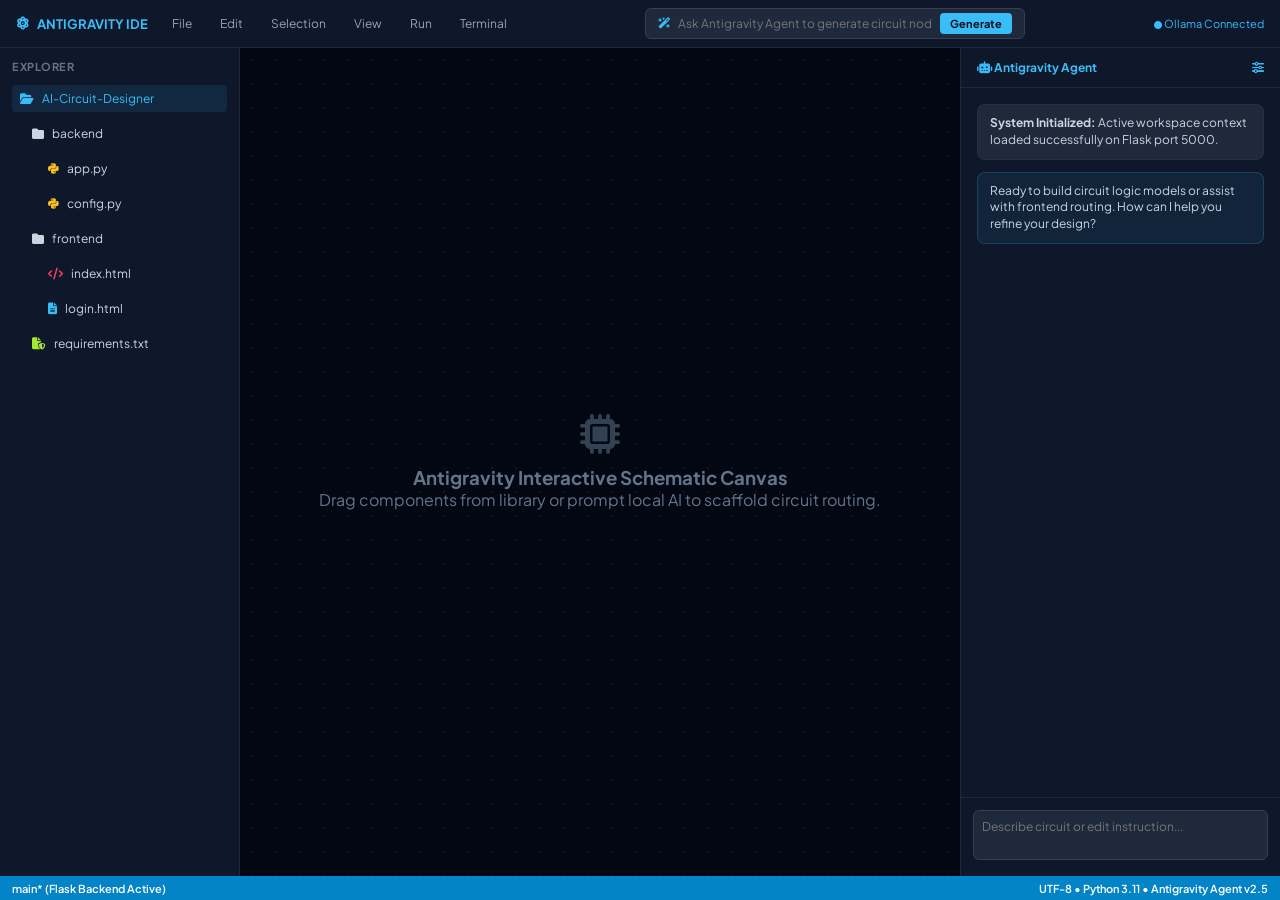
<file: frontend/ide.html>
<!DOCTYPE html>
<html lang="en">
<head>
    <meta charset="UTF-8">
    <meta name="viewport" content="width=device-width, initial-scale=1.0">
    <title>Circuit Atelier - Antigravity IDE Workspace</title>
    <link href="https://fonts.googleapis.com/css2?family=Plus+Jakarta+Sans:wght@400;500;600;700&display=swap" rel="stylesheet">
    <link rel="stylesheet" href="https://cdnjs.cloudflare.com/ajax/libs/font-awesome/6.4.0/css/all.min.css">
    <style>
        * {
            margin: 0;
            padding: 0;
            box-sizing: border-box;
            font-family: 'Plus Jakarta Sans', sans-serif;
        }

        body {
            background-color: #0b0f19;
            color: #f1f5f9;
            height: 100vh;
            display: flex;
            flex-direction: column;
            overflow: hidden;
        }

        /* Top IDE Menu & Toolbar Bar */
        .ide-topbar {
            height: 48px;
            background: #0f172a;
            border-bottom: 1px solid #1e293b;
            display: flex;
            align-items: center;
            justify-content: space-between;
            padding: 0 16px;
        }

        .topbar-left, .topbar-right {
            display: flex;
            align-items: center;
            gap: 16px;
        }

        .app-brand {
            display: flex;
            align-items: center;
            gap: 8px;
            font-weight: 700;
            font-size: 13px;
            color: #38bdf8;
        }

        .menu-items {
            display: flex;
            gap: 12px;
            font-size: 12px;
            color: #94a3b8;
        }

        .menu-items span {
            cursor: pointer;
            padding: 4px 8px;
            border-radius: 4px;
        }

        .menu-items span:hover {
            background: rgba(255, 255, 255, 0.05);
            color: #f1f5f9;
        }

        /* Center Toolbar Quick Input */
        .ai-prompt-bar {
            display: flex;
            align-items: center;
            background: #1e293b;
            border: 1px solid #334155;
            border-radius: 6px;
            padding: 4px 12px;
            width: 380px;
            gap: 8px;
        }

        .ai-prompt-bar input {
            background: none;
            border: none;
            outline: none;
            color: #ffffff;
            font-size: 12px;
            width: 100%;
        }

        .action-btn {
            background: #38bdf8;
            color: #0b0f19;
            border: none;
            padding: 4px 10px;
            border-radius: 4px;
            font-size: 11px;
            font-weight: 700;
            cursor: pointer;
        }

        .action-btn:hover {
            background: #0ea5e9;
        }

        /* Main Workspace Grid (Sidebar | Canvas | Agent Panel) */
        .ide-workspace {
            flex: 1;
            display: grid;
            grid-template-columns: 240px 1fr 320px;
            height: calc(100vh - 48px - 24px);
        }

        /* Left Sidebar - File Explorer / Components */
        .sidebar-left {
            background: #0f172a;
            border-right: 1px solid #1e293b;
            padding: 12px;
            display: flex;
            flex-direction: column;
            gap: 8px;
        }

        .sidebar-title {
            font-size: 11px;
            font-weight: 700;
            text-transform: uppercase;
            letter-spacing: 0.5px;
            color: #64748b;
            margin-bottom: 4px;
        }

        .tree-item {
            font-size: 12px;
            color: #cbd5e1;
            padding: 6px 8px;
            border-radius: 4px;
            cursor: pointer;
            display: flex;
            align-items: center;
            gap: 8px;
        }

        .tree-item:hover, .tree-item.active {
            background: rgba(56, 189, 248, 0.1);
            color: #38bdf8;
        }

        /* Center Canvas Workspace */
        .canvas-area {
            background: #030712;
            position: relative;
            display: flex;
            flex-direction: column;
            justify-content: center;
            align-items: center;
            background-image: radial-gradient(rgba(255, 255, 255, 0.05) 1px, transparent 1px);
            background-size: 24px 24px;
        }

        .canvas-placeholder {
            text-align: center;
            color: #64748b;
        }

        .canvas-placeholder i {
            font-size: 40px;
            color: #334155;
            margin-bottom: 12px;
        }

        /* Right Agent Panel (Antigravity Shared Agent Harness) */
        .agent-panel {
            background: #0f172a;
            border-left: 1px solid #1e293b;
            display: flex;
            flex-direction: column;
        }

        .agent-header {
            padding: 12px 16px;
            border-bottom: 1px solid #1e293b;
            font-size: 12px;
            font-weight: 700;
            display: flex;
            justify-content: space-between;
            align-items: center;
            color: #38bdf8;
        }

        .agent-chat-body {
            flex: 1;
            padding: 16px;
            overflow-y: auto;
            font-size: 12px;
            display: flex;
            flex-direction: column;
            gap: 12px;
        }

        .chat-bubble {
            background: #1e293b;
            padding: 10px 12px;
            border-radius: 8px;
            line-height: 1.4;
            color: #cbd5e1;
            border: 1px solid rgba(255, 255, 255, 0.04);
        }

        .chat-bubble.agent {
            background: rgba(56, 189, 248, 0.08);
            border-color: rgba(56, 189, 248, 0.2);
        }

        .agent-input-box {
            padding: 12px;
            border-top: 1px solid #1e293b;
            background: #0f172a;
        }

        .agent-input-box textarea {
            width: 100%;
            background: #1e293b;
            border: 1px solid #334155;
            border-radius: 6px;
            padding: 8px;
            color: #ffffff;
            font-size: 12px;
            outline: none;
            resize: none;
            height: 50px;
        }

        /* Bottom Status Bar */
        .ide-statusbar {
            height: 24px;
            background: #0284c7;
            color: #ffffff;
            display: flex;
            align-items: center;
            justify-content: space-between;
            padding: 0 12px;
            font-size: 11px;
            font-weight: 600;
        }
    </style>
</head>
<body>

    <!-- Top IDE Navigation Bar -->
    <header class="ide-topbar">
        <div class="topbar-left">
            <div class="app-brand">
                <i class="fa-solid fa-atom"></i> ANTIGRAVITY IDE
            </div>
            <div class="menu-items">
                <span>File</span>
                <span>Edit</span>
                <span>Selection</span>
                <span>View</span>
                <span>Run</span>
                <span>Terminal</span>
            </div>
        </div>

        <div class="ai-prompt-bar">
            <i class="fa-solid fa-wand-magic-sparkles" style="color: #38bdf8; font-size: 11px;"></i>
            <input type="text" placeholder="Ask Antigravity Agent to generate circuit nodes...">
            <button class="action-btn">Generate</button>
        </div>

        <div class="topbar-right">
            <span style="font-size: 11px; color: #38bdf8;"><i class="fa-solid fa-circle" style="font-size: 8px;"></i> Ollama Connected</span>
        </div>
    </header>

    <!-- Main Workspace Area -->
    <div class="ide-workspace">
        
        <!-- Left Sidebar: Project Tree -->
        <div class="sidebar-left">
            <div class="sidebar-title">Explorer</div>
            <div class="tree-item active"><i class="fa-solid fa-folder-open" style="color: #38bdf8;"></i> AI-Circuit-Designer</div>
            <div class="tree-item" style="padding-left: 20px;"><i class="fa-solid fa-folder"></i> backend</div>
            <div class="tree-item" style="padding-left: 36px;"><i class="fa-brands fa-python" style="color: #fbbf24;"></i> app.py</div>
            <div class="tree-item" style="padding-left: 36px;"><i class="fa-brands fa-python" style="color: #fbbf24;"></i> config.py</div>
            <div class="tree-item" style="padding-left: 20px;"><i class="fa-solid fa-folder"></i> frontend</div>
            <div class="tree-item" style="padding-left: 36px;"><i class="fa-solid fa-code" style="color: #f43f5e;"></i> index.html</div>
            <div class="tree-item" style="padding-left: 36px;"><i class="fa-solid fa-file-lines" style="color: #38bdf8;"></i> login.html</div>
            <div class="tree-item" style="padding-left: 20px;"><i class="fa-solid fa-file-shield" style="color: #a3e635;"></i> requirements.txt</div>
        </div>

        <!-- Center Canvas Workspace -->
        <div class="canvas-area">
            <div class="canvas-placeholder">
                <i class="fa-solid fa-microchip"></i>
                <h3>Antigravity Interactive Schematic Canvas</h3>
                <p>Drag components from library or prompt local AI to scaffold circuit routing.</p>
            </div>
        </div>

        <!-- Right Side: Agent Orchestration Panel -->
        <div class="agent-panel">
            <div class="agent-header">
                <span><i class="fa-solid fa-robot"></i> Antigravity Agent</span>
                <i class="fa-solid fa-sliders" style="cursor: pointer;"></i>
            </div>
            
            <div class="agent-chat-body">
                <div class="chat-bubble">
                    <strong>System Initialized:</strong> Active workspace context loaded successfully on Flask port 5000.
                </div>
                <div class="chat-bubble agent">
                    Ready to build circuit logic models or assist with frontend routing. How can I help you refine your design?
                </div>
            </div>

            <div class="agent-input-box">
                <textarea placeholder="Describe circuit or edit instruction..."></textarea>
            </div>
        </div>

    </div>

    <!-- Bottom Status Bar -->
    <footer class="ide-statusbar">
        <div>main* (Flask Backend Active)</div>
        <div>UTF-8 • Python 3.11 • Antigravity Agent v2.5</div>
    </footer>

</body>
</html>
</file>
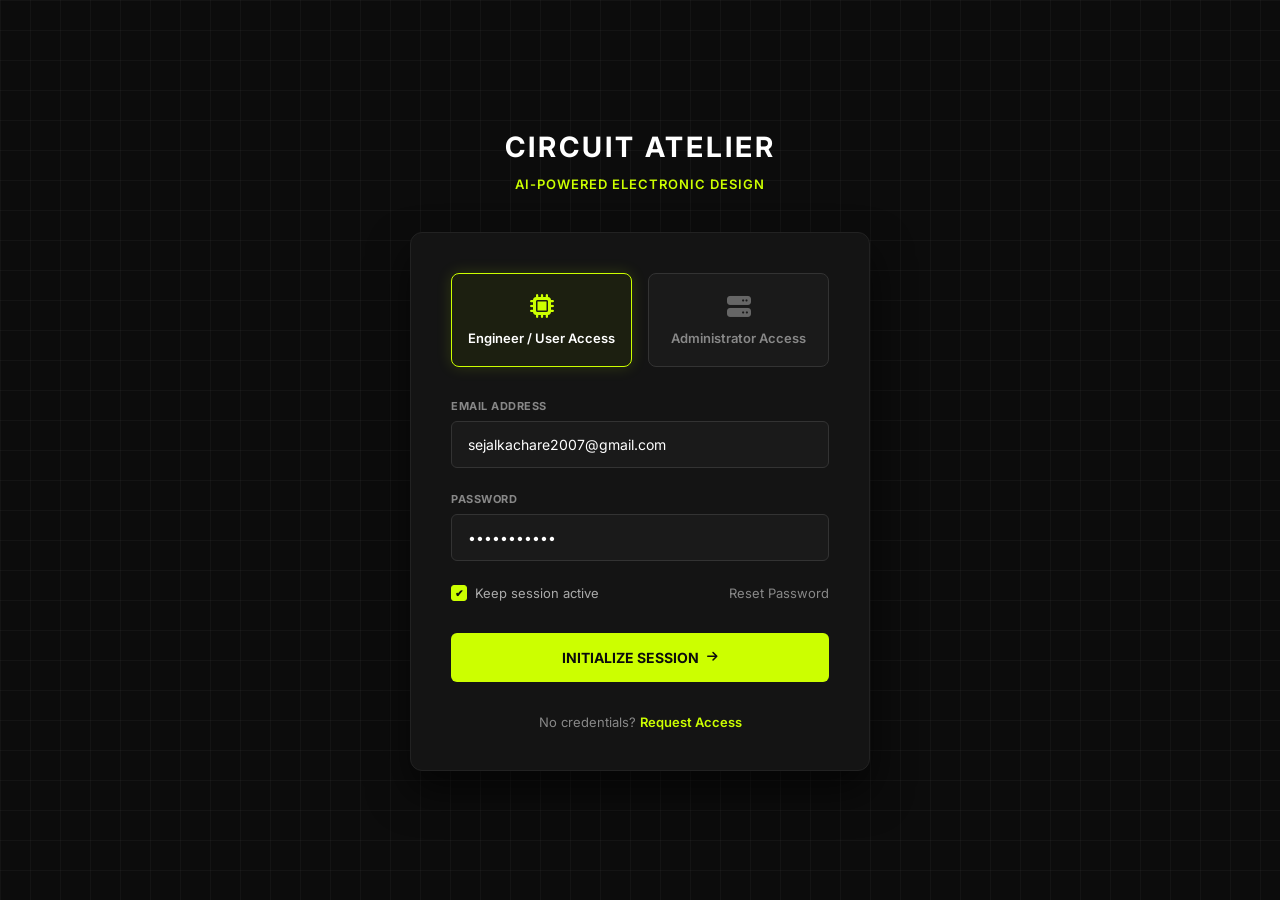
<file: frontend/login.html>
<!DOCTYPE html>
<html lang="en">
<head>
    <meta charset="UTF-8">
    <meta name="viewport" content="width=device-width, initial-scale=1.0">
    <title>Login - CIRCUIT ATELIER</title>
    <link rel="preconnect" href="https://fonts.googleapis.com">
    <link rel="preconnect" href="https://fonts.gstatic.com" crossorigin>
    <link href="https://fonts.googleapis.com/css2?family=Inter:wght@400;500;600;700&display=swap" rel="stylesheet">
    <link rel="stylesheet" href="https://cdnjs.cloudflare.com/ajax/libs/font-awesome/6.4.0/css/all.min.css">
    <style>
        * {
            margin: 0;
            padding: 0;
            box-sizing: border-box;
            font-family: 'Inter', sans-serif;
        }

        body {
            background-color: #0c0c0c;
            background-image: 
                linear-gradient(rgba(255, 255, 255, 0.03) 1px, transparent 1px),
                linear-gradient(90deg, rgba(255, 255, 255, 0.03) 1px, transparent 1px);
            background-size: 30px 30px;
            color: #ffffff;
            display: flex;
            flex-direction: column;
            align-items: center;
            justify-content: center;
            min-height: 100vh;
            padding: 20px;
        }

        .header {
            text-align: center;
            margin-bottom: 40px;
        }

        .header h1 {
            font-size: 28px;
            letter-spacing: 3px;
            font-weight: 700;
            margin-bottom: 12px;
            color: #ffffff;
        }

        .header p {
            font-size: 13px;
            color: #ccff00;
            letter-spacing: 1px;
            font-weight: 600;
        }

        .login-card {
            background-color: #141414;
            border: 1px solid #222222;
            border-radius: 12px;
            padding: 40px;
            width: 100%;
            max-width: 460px;
            box-shadow: 0 20px 40px rgba(0, 0, 0, 0.6);
        }

        .role-selectors {
            display: grid;
            grid-template-columns: 1fr 1fr;
            gap: 16px;
            margin-bottom: 32px;
        }

        .role-card {
            background-color: #1a1a1a;
            border: 1px solid #333333;
            border-radius: 8px;
            padding: 20px 16px;
            cursor: pointer;
            display: flex;
            flex-direction: column;
            align-items: center;
            text-align: center;
            gap: 12px;
            transition: all 0.2s ease;
            position: relative;
        }

        .role-card:hover {
            border-color: #555555;
            background-color: #1e1e1e;
        }

        .role-card.active {
            border-color: #ccff00;
            box-shadow: 0 0 15px rgba(204, 255, 0, 0.15);
            background-color: #1c1f10;
        }

        .role-card i {
            font-size: 24px;
            color: #666666;
            transition: color 0.2s ease;
        }

        .role-card.active i {
            color: #ccff00;
        }

        .role-card span {
            font-size: 13px;
            font-weight: 600;
            color: #888888;
            transition: color 0.2s ease;
        }

        .role-card.active span {
            color: #ffffff;
        }
        
        .role-card input[type="radio"] {
            display: none;
        }

        .form-group {
            margin-bottom: 24px;
            display: flex;
            flex-direction: column;
            gap: 8px;
        }

        .form-group label {
            font-size: 11px;
            text-transform: uppercase;
            letter-spacing: 0.5px;
            color: #888888;
            font-weight: 700;
        }

        .form-group input[type="email"],
        .form-group input[type="password"],
        .form-group input[type="text"] {
            background-color: #1a1a1a;
            border: 1px solid #333333;
            padding: 14px 16px;
            border-radius: 6px;
            color: #ffffff;
            font-size: 14px;
            outline: none;
            transition: border-color 0.2s ease, box-shadow 0.2s ease;
            font-family: 'Inter', sans-serif;
        }

        .form-group input:focus {
            border-color: #ccff00;
            box-shadow: 0 0 0 1px rgba(204, 255, 0, 0.3);
        }

        .options-row {
            display: flex;
            justify-content: space-between;
            align-items: center;
            margin-bottom: 32px;
            font-size: 13px;
        }

        .checkbox-group {
            display: flex;
            align-items: center;
            gap: 8px;
            color: #aaaaaa;
            cursor: pointer;
        }

        .checkbox-group input[type="checkbox"] {
            appearance: none;
            width: 16px;
            height: 16px;
            border: 1px solid #555555;
            border-radius: 3px;
            background-color: #1a1a1a;
            cursor: pointer;
            position: relative;
            outline: none;
        }

        .checkbox-group input[type="checkbox"]:checked {
            background-color: #ccff00;
            border-color: #ccff00;
        }

        .checkbox-group input[type="checkbox"]:checked::after {
            content: '✔';
            position: absolute;
            color: #0c0c0c;
            font-size: 10px;
            top: 50%;
            left: 50%;
            transform: translate(-50%, -50%);
            font-weight: bold;
        }

        .reset-link {
            color: #888888;
            text-decoration: none;
            transition: color 0.2s;
        }

        .reset-link:hover {
            color: #ffffff;
        }

        .submit-btn {
            width: 100%;
            background-color: #ccff00;
            color: #0c0c0c;
            border: none;
            padding: 16px;
            border-radius: 6px;
            font-size: 14px;
            font-weight: 700;
            cursor: pointer;
            display: flex;
            justify-content: center;
            align-items: center;
            gap: 8px;
            transition: background-color 0.2s ease, transform 0.1s ease;
        }

        .submit-btn:hover {
            background-color: #d4ff33;
        }
        
        .submit-btn:active {
            transform: translateY(1px);
        }

        .submit-btn i {
            font-size: 12px;
            transition: transform 0.2s ease;
        }
        
        .submit-btn:hover i {
            transform: translateX(4px);
        }

        .footer {
            margin-top: 32px;
            text-align: center;
            font-size: 13px;
            color: #888888;
        }

        .footer a {
            color: #ccff00;
            text-decoration: none;
            font-weight: 600;
            transition: text-shadow 0.2s ease;
        }

        .footer a:hover {
            text-shadow: 0 0 8px rgba(204, 255, 0, 0.4);
        }
    </style>
</head>
<body>

    <div class="header">
        <h1>CIRCUIT ATELIER</h1>
        <p>AI-POWERED ELECTRONIC DESIGN</p>
    </div>

    <div class="login-card">
        <form id="loginForm" action="index.html">
            
            <div class="role-selectors">
                <label class="role-card active" id="card-engineer">
                    <input type="radio" name="role" value="engineer" checked>
                    <i class="fa-solid fa-microchip"></i>
                    <span>Engineer / User Access</span>
                </label>
                
                <label class="role-card" id="card-admin">
                    <input type="radio" name="role" value="admin">
                    <i class="fa-solid fa-server"></i>
                    <span>Administrator Access</span>
                </label>
            </div>

            <div class="form-group">
                <label for="email">Email Address</label>
                <input type="email" id="email" value="sejalkachare2007@gmail.com" required autocomplete="email">
            </div>

            <div class="form-group">
                <label for="password">Password</label>
                <input type="password" id="password" value="password123" placeholder="••••••••" required autocomplete="current-password">
            </div>

            <div class="options-row">
                <label class="checkbox-group">
                    <input type="checkbox" id="remember" checked>
                    <span>Keep session active</span>
                </label>
                <a href="#" class="reset-link">Reset Password</a>
            </div>

            <button type="submit" class="submit-btn">
                INITIALIZE SESSION <i class="fa-solid fa-arrow-right"></i>
            </button>
            
        </form>

        <div class="footer">
            No credentials? <a href="#">Request Access</a>
        </div>
    </div>

    <script>
        // Handle Role Card Selection Toggling
        const roleCards = document.querySelectorAll('.role-card');
        const radios = document.querySelectorAll('input[name="role"]');

        roleCards.forEach(card => {
            card.addEventListener('click', function() {
                // Remove active class from all
                roleCards.forEach(c => c.classList.remove('active'));
                
                // Add active class to clicked
                this.classList.add('active');
            });
        });

        // Handle Form Submission Redirection
        document.getElementById('loginForm').addEventListener('submit', function(e) {
            e.preventDefault();
            
            // Set session flag so the application knows the user is logged in
            sessionStorage.setItem('isLoggedIn', 'true');
            
            // Redirect back to the main app dashboard (index.html)
            window.location.href = 'index.html';
        });
    </script>
</body>
</html>
</file>
